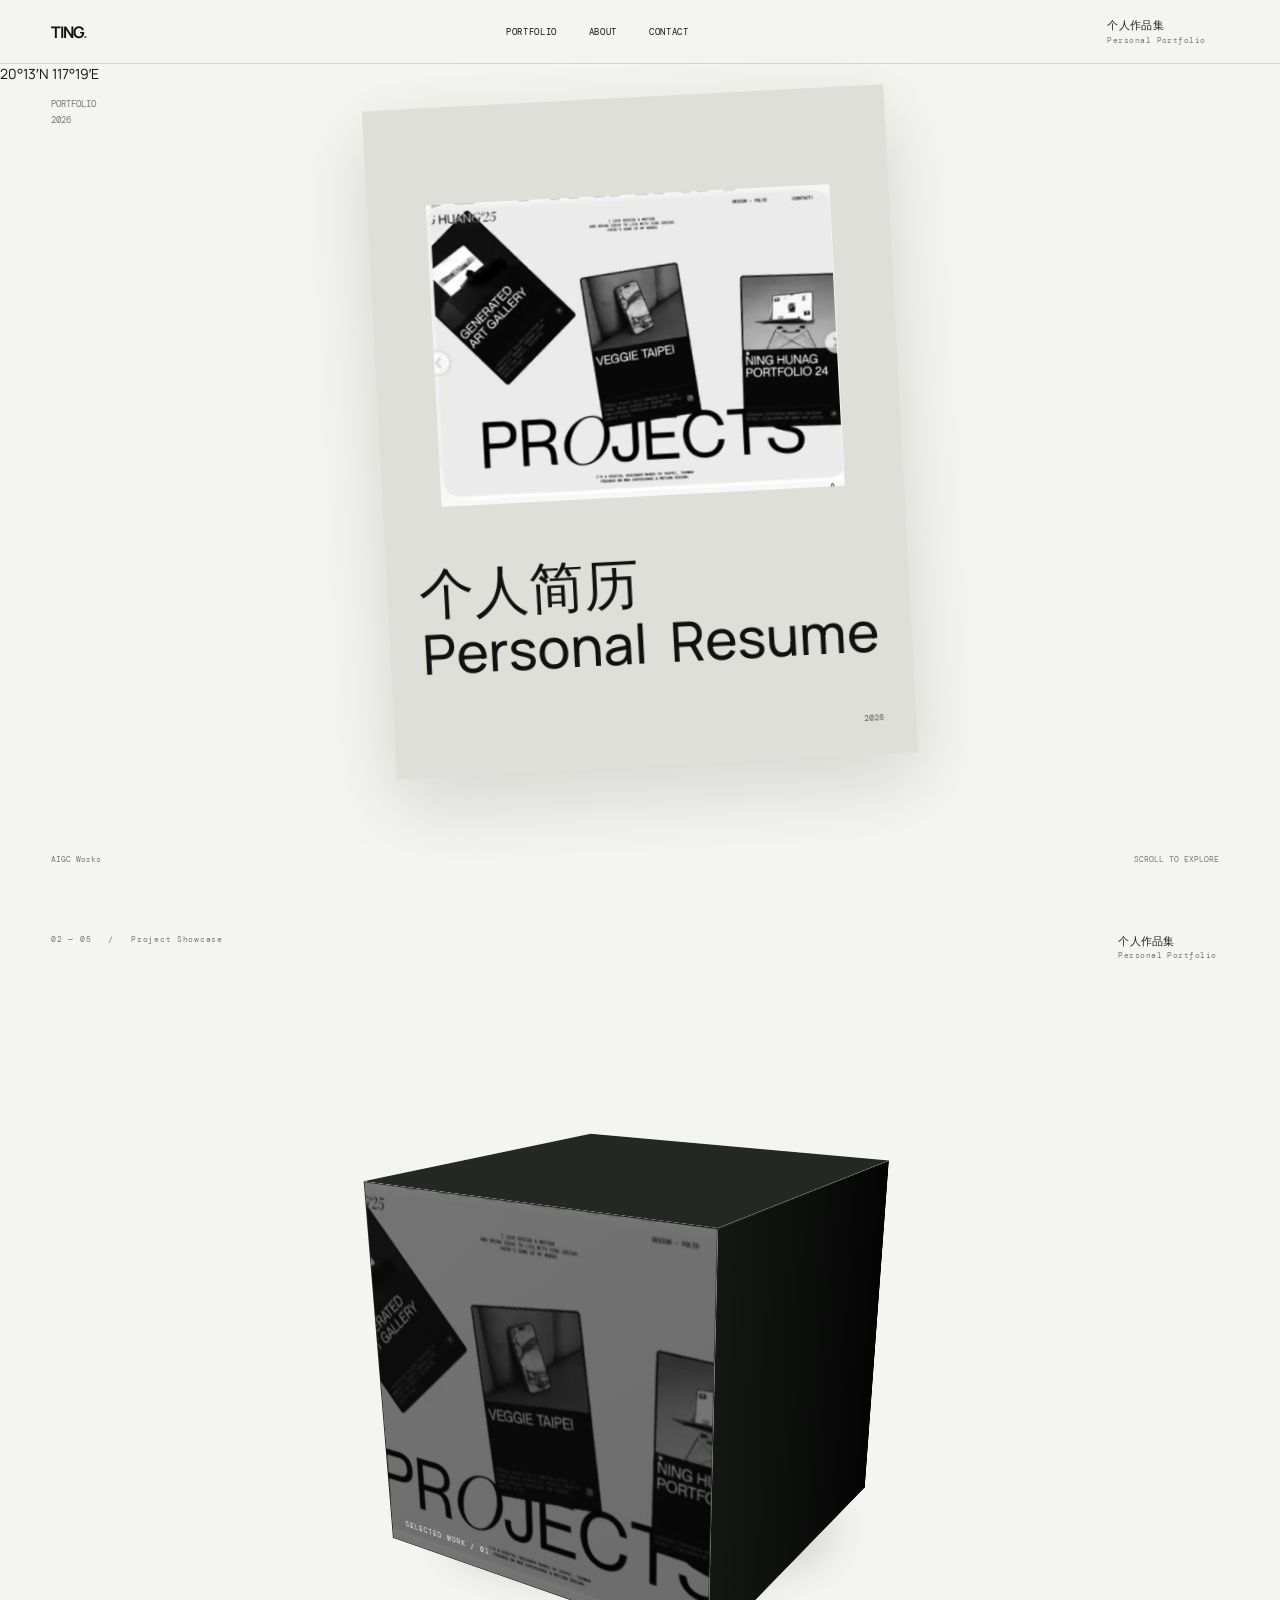
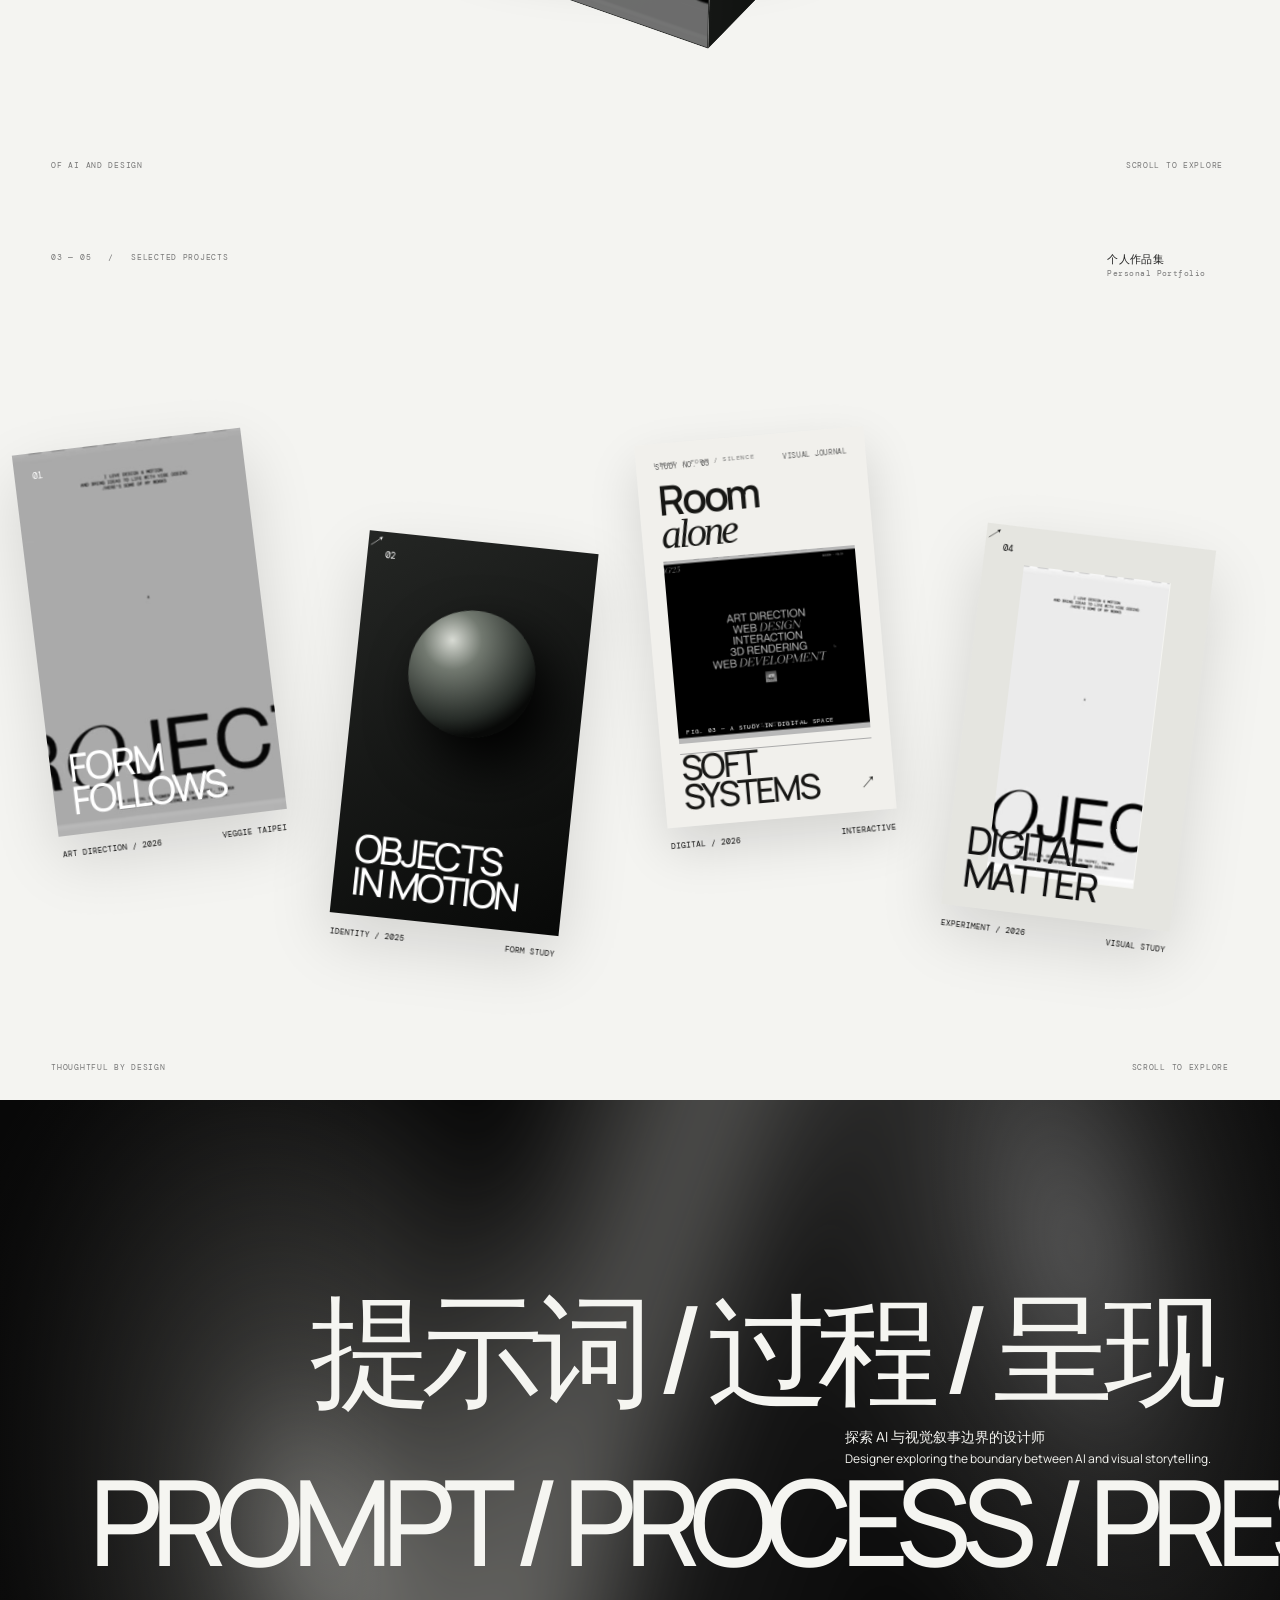
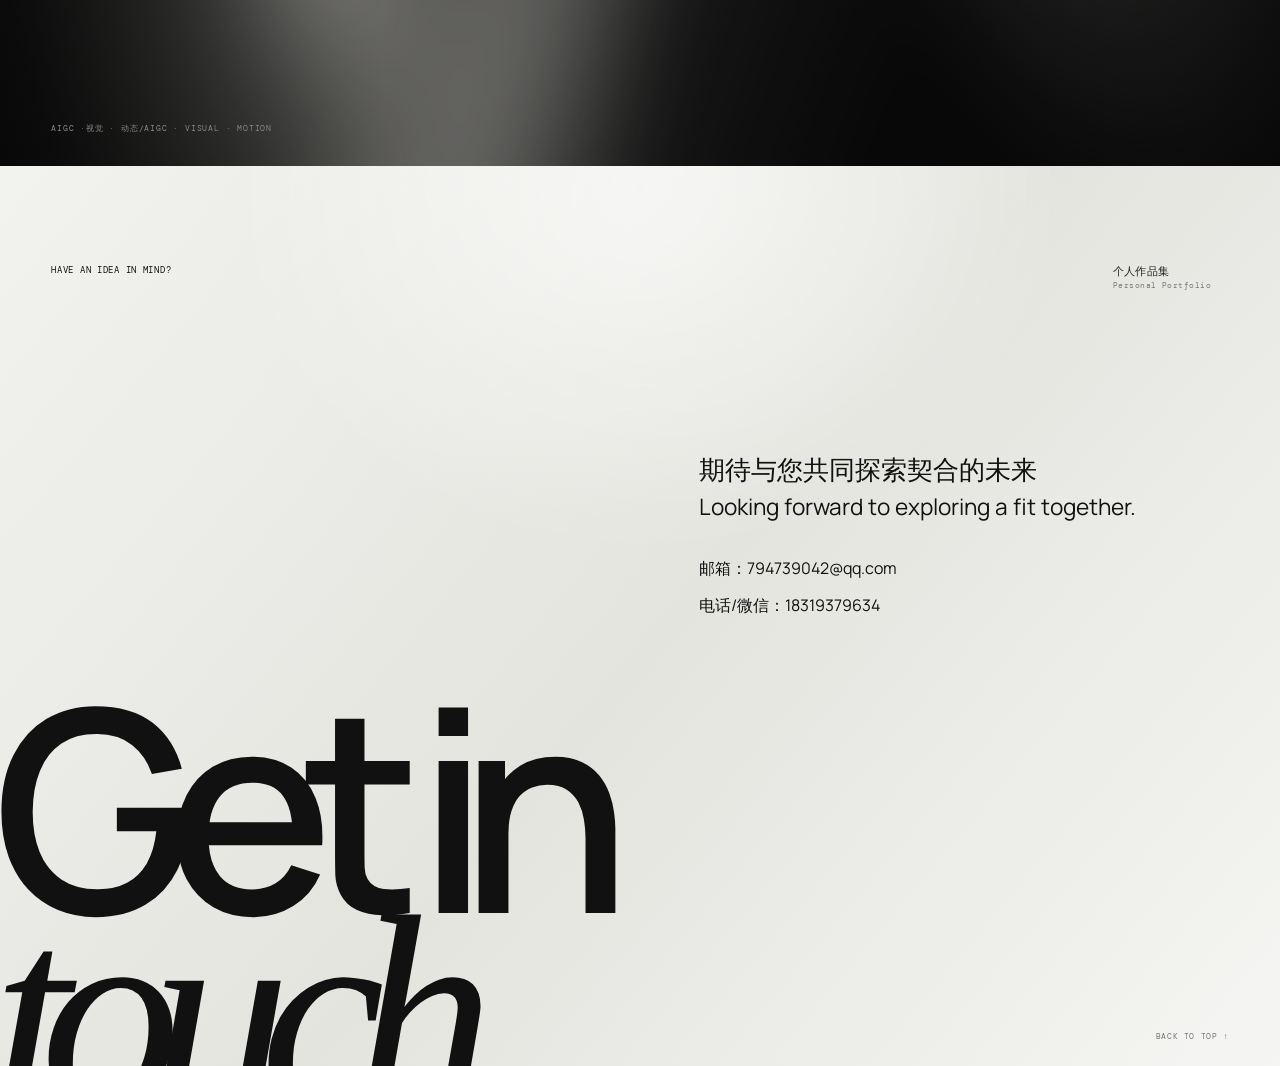
<file: index.html>
<!doctype html>
<html lang="zh-CN" style="--pointer-x: 869.98388671875px; --pointer-y: 94.33597564697266px;"><head>
<meta charset="UTF-8"><meta name="viewport" content="width=device-width,initial-scale=1"><meta name="theme-color" content="#f3f3ef">
<meta name="description" content="TING — 独立设计师作品集，探索数字体验、视觉设计与动态交互。"><title>TING — Portfolio 2026</title>
<link rel="preconnect" href="https://fonts.googleapis.com"><link rel="preconnect" href="https://fonts.gstatic.com" crossorigin=""><link href="https://fonts.googleapis.com/css2?family=DM+Mono:wght@400;500&amp;family=Manrope:wght@300;400;500;600;700&amp;display=swap" rel="stylesheet">
<style>*{box-sizing:border-box}html{scroll-behavior:smooth}body{margin:0;background:#f4f4f1;color:#111;font-family:Manrope,Arial,sans-serif;overflow-x:hidden}a{color:inherit;text-decoration:none}.site-head{height:64px;position:absolute;z-index:10;top:0;left:0;width:100%;padding:0 4vw;display:flex;align-items:center;border-bottom:1px solid #1112;font:9px 'DM Mono',monospace;letter-spacing:.07em}.brand{font:700 16px Manrope,sans-serif;letter-spacing:-.06em}.brand span{color:#546452}.site-head nav{display:flex;gap:32px;margin:auto;font-size:9px}.edition{color:#777}.section-light{background:#f4f4f1}.intro{height:100svh;min-height:660px;position:relative;overflow:hidden;padding-top:64px}.edge-note{position:absolute;top:96px;left:4vw;font:9px/1.8 'DM Mono',monospace;color:#777}.box-scene{position:absolute;left:50%;top:48%;width:min(42vw,550px);height:min(53vh,460px);perspective:1100px;transform:translate(-50%,-50%)}.showcase{position:absolute;inset:0;transform-style:preserve-3d;animation:float 8s ease-in-out infinite;transition:transform .2s ease-out}.box-face{position:absolute;inset:0;background:linear-gradient(145deg,#e6e8e2,#c5ccc2 66%,#aeb8ad);transform:translateZ(20px);box-shadow:25px 38px 70px #1112;overflow:hidden}.box-face>video{width:100%;height:100%;object-fit:cover;opacity:.24;filter:grayscale(1)}.box-side{position:absolute;top:14px;bottom:-15px;right:-26px;width:27px;background:linear-gradient(90deg,#667264,#3d493e);transform:rotateY(90deg);transform-origin:left;opacity:.75}.box-shadow{position:absolute;left:13%;right:0;height:35px;bottom:-34px;background:#10140f20;filter:blur(22px);border-radius:50%}.phone-frame{position:absolute;top:11%;left:34%;height:77%;width:32%;background:#151715;border:6px solid #101110;border-radius:20px;padding:5px;box-shadow:16px 20px 35px #141a1877;transform:translateZ(28px) rotateY(-5deg)}.phone-screen{height:100%;overflow:hidden;border-radius:12px;background:#d7dad4}.phone-screen video{width:100%;height:100%;object-fit:cover;filter:grayscale(.85)}.box-index{position:absolute;bottom:17px;left:20px;font:8px 'DM Mono',monospace;letter-spacing:.1em}.intro-caption{position:absolute;bottom:34px;left:4vw;right:4vw;display:flex;justify-content:space-between;font:8px/1.8 'DM Mono',monospace;color:#777}.intro-title{position:absolute;left:4vw;bottom:9%;font-size:clamp(40px,6vw,84px);line-height:.82;letter-spacing:-.08em;font-weight:500;margin:0;opacity:0;transform:translateY(30px);transition:1s}.intro-title i{font-family:Georgia,serif;font-weight:400}.intro-title.visible{opacity:1;transform:translateY(0)}@keyframes float{0%,100%{translate:0 0;rotate:-1deg}50%{translate:0 -12px;rotate:1deg}}.projects{height:1100px;position:relative;overflow:hidden;padding:82px 4vw}.section-meta,.projects-bottom{display:flex;justify-content:space-between;font:8px 'DM Mono',monospace;letter-spacing:.09em;color:#777}.projects-title{position:absolute;left:-.03em;bottom:80px;font-size:clamp(130px,27vw,390px);line-height:.72;letter-spacing:-.105em;font-weight:600;margin:0;z-index:0;opacity:0;transform:translateX(-40px);transition:1.1s cubic-bezier(.2,.7,.2,1)}.projects-title.visible{opacity:1;transform:translateX(0)}.card-field{position:absolute;inset:13% 0 24%;perspective:1200px}.work-card{position:absolute;width:clamp(230px,26vw,390px);opacity:0;transform:translate3d(var(--drag,0),80px,0) rotate(var(--angle)) scale(.96);transition:opacity .9s,transform 1.1s cubic-bezier(.2,.7,.2,1);touch-action:none;cursor:grab;z-index:1}.work-card:active{cursor:grabbing}.work-card.visible{opacity:1;transform:translate3d(var(--drag,0),0,0) rotate(var(--angle)) scale(1)}.card-a{--angle:-7deg;left:13%;top:5%;transition-delay:.1s}.card-b{--angle:6deg;left:40%;top:22%;transition-delay:.32s;z-index:2}.card-c{--angle:-4deg;right:7%;top:0;transition-delay:.54s}.card-image{height:clamp(260px,32vw,440px);position:relative;overflow:hidden;background:#111;color:#fff;box-shadow:0 25px 60px #0002}.card-image>video{width:100%;height:100%;object-fit:cover;opacity:.7;filter:grayscale(1);transition:transform 1.2s}.work-card:hover .card-image>video{transform:scale(1.06)}.card-image>span{position:absolute;top:17px;left:18px;font:9px 'DM Mono',monospace}.card-image>b{position:absolute;left:18px;bottom:18px;font-size:clamp(23px,3vw,40px);line-height:.86;letter-spacing:-.07em;font-weight:500}.card-info{display:flex;justify-content:space-between;padding:13px 2px;font:8px 'DM Mono',monospace;letter-spacing:.06em}.image-b{background:linear-gradient(145deg,#242624,#080908)}.sculpture{position:absolute;width:55%;aspect-ratio:1;left:23%;top:18%;border-radius:50%;background:radial-gradient(circle at 32% 25%,#d8dbd4,#727970 23%,#262b27 62%,#080908 75%);box-shadow:20px 26px 55px #000}.image-c{background:#deded9;color:#111}.mini-screen{position:absolute;inset:12% 18%;overflow:hidden;background:#111}.mini-screen video{width:100%;height:100%;object-fit:cover;filter:grayscale(1)}.projects-bottom{position:absolute;bottom:28px;left:4vw;right:4vw}.interlude{height:74vh;min-height:480px;background:#090909;color:#f5f5f1;position:relative;overflow:hidden;display:flex;align-items:center}.interlude-word{font-size:clamp(60px,13vw,190px);letter-spacing:-.09em;white-space:nowrap;font-weight:500;transform:translateX(-8%);animation:drift 24s ease-in-out infinite alternate}.interlude>span{position:absolute;bottom:32px;left:4vw;font:8px 'DM Mono',monospace;color:#888;letter-spacing:.1em}@keyframes drift{to{transform:translateX(-23%)}}.contact{height:100svh;min-height:650px;position:relative;overflow:hidden;background:linear-gradient(130deg,#f2f2ef,#e4e4df 52%,#f5f5f3);padding:98px 4vw 30px}.contact-glow{position:absolute;width:70vw;height:60vw;left:15%;top:-40%;background:radial-gradient(ellipse,#fff9,#fff0 68%);filter:blur(20px);pointer-events:none}.contact-top{position:relative;display:flex;justify-content:space-between;font:9px 'DM Mono',monospace;letter-spacing:.08em}.contact p{position:relative;margin:13vh 0 0 10%;font-size:clamp(23px,3vw,42px);line-height:1.05;letter-spacing:-.06em;opacity:0;transform:translateY(25px);transition:1s}.contact p.visible{opacity:1;transform:translateY(0)}.email{display:inline-block;position:relative;margin:28px 0 0 10%;font:9px 'DM Mono',monospace;border-bottom:1px solid #111;padding-bottom:8px}.contact h2{position:absolute;left:-.025em;bottom:-.17em;margin:0;font-size:clamp(110px,24vw,350px);line-height:.7;letter-spacing:-.11em;font-weight:600;opacity:0;transform:translateY(40px);transition:1.2s}.contact h2.visible{opacity:1;transform:translateY(0)}.contact h2 i{font-family:Georgia,serif;font-weight:400}.contact footer{position:absolute;bottom:25px;left:4vw;right:4vw;display:flex;justify-content:space-between;font:8px 'DM Mono',monospace;color:#777;letter-spacing:.08em;z-index:2}@media(max-width:700px){.site-head{height:56px;padding:0 5vw}.edition{display:none}.site-head nav{margin-right:0;gap:18px}.intro{min-height:700px}.box-scene{width:72vw;height:39vh;top:44%}.intro-title{font-size:12vw;bottom:12%}.intro-caption{bottom:20px}.projects{height:1050px;padding:72px 5vw}.section-meta span:last-child{display:none}.card-field{inset:14% 0 27%}.work-card{width:58vw}.card-image{height:58vw}.card-a{left:4%;top:4%}.card-b{left:34%;top:32%}.card-c{right:1%;top:58%}.projects-title{font-size:28vw;bottom:90px}.projects-bottom{left:5vw;right:5vw;font-size:7px}.contact{min-height:650px;padding:82px 5vw 24px}.contact p{margin:16vh 0 0 4%;font-size:8vw}.email{margin-left:4%}.contact h2{font-size:25vw;bottom:-.12em}.contact footer{left:5vw;right:5vw;font-size:7px}.contact footer span:nth-child(2){display:none}.interlude{height:55vh;min-height:350px}}
.box-scene{width:min(42vw,550px);height:min(53vh,460px)}
.box-face{background:#c8cec5}
.showcase-video{position:absolute;inset:0;width:100%;height:100%;object-fit:cover;display:block}
.box-index{z-index:1;padding:5px 7px;background:#c8cec599;color:#181a17;text-shadow:0 1px 5px #fff8}
@media(max-width:700px){.box-scene{width:72vw;height:39vh}}
.intro{background:#f4f4f1}
.box-scene{position:absolute;inset:0;width:100%;height:100%;left:0;top:0;perspective:1600px;transform:none}
.showcase{inset:0;animation:none}
.box-face{inset:0;transform:translateZ(0);box-shadow:none;background:#111}
.showcase-video{object-fit:cover;object-position:center center;filter:none;opacity:1;backface-visibility:hidden}
.box-side,.box-top,.box-shadow,.box-index{display:none}
.edge-note,.intro-caption,.hero-coordinate{z-index:2;text-shadow:0 1px 10px #f4f4f1}
.intro-title{z-index:2;text-shadow:0 1px 12px #f4f4f1}
@media(max-width:700px){.box-scene{inset:0;width:100%;height:100%;top:0}.showcase{inset:0}}
.showcase-video{filter:brightness(1.75) contrast(1.08) saturate(1.04);}
/* 首页沿用项目页第三张作品卡片的视觉语言 */
.intro{background:#f4f4f1}
.box-scene{position:absolute;left:50%;top:48%;width:min(35vw,430px);height:min(68vh,570px);perspective:1400px;transform:translate(-50%,-50%)}
.showcase{inset:0;transform-style:preserve-3d;animation:float 8s ease-in-out infinite;transition:transform .2s ease-out}
.hero-project-card{position:absolute;inset:0;padding:clamp(14px,2vw,26px);background:#dfdfd9;color:#111;box-shadow:0 26px 70px #1112;transform:rotate(-3deg);display:flex;flex-direction:column;justify-content:space-between}
.hero-card-top,.hero-card-foot{display:flex;justify-content:space-between;font:9px 'DM Mono',monospace;letter-spacing:.06em}
.hero-card-preview{height:62%;margin:10px 7% 0;overflow:hidden;background:#eee}
.hero-card-preview img{width:100%;height:100%;display:block;object-fit:cover;object-position:center;filter:none}
.hero-project-card h2{margin:4px 0 0;font-size:clamp(32px,5vw,66px);line-height:.78;letter-spacing:-.09em;font-weight:500}
.hero-card-foot{padding-top:10px;color:#555;font-size:8px}
.box-side,.box-top,.box-shadow,.box-index{display:none}
@media(max-width:700px){.box-scene{width:68vw;height:58vh;top:46%}.hero-project-card{padding:15px}.hero-project-card h2{font-size:12vw}.hero-card-top{font-size:7px}}
.hero-card-preview video{width:100%;height:100%;display:block;object-fit:cover;filter:grayscale(1);transition:transform 1.2s}
.hero-project-card:hover .hero-card-preview video{transform:scale(1.06)}
.box-scene{width:min(43vw,540px);height:min(76vh,700px)}
.hero-project-card{padding:clamp(18px,2.5vw,34px)}
.hero-card-preview{height:64%;margin:14px 6% 0}
.hero-project-card h2{font-size:clamp(42px,5.7vw,78px)}
@media(max-width:700px){.box-scene{width:min(78vw,420px);height:min(62vh,600px)}.hero-project-card{padding:17px}.hero-project-card h2{font-size:13vw}}
.card-d{--angle:5deg;right:9%;top:48%;z-index:3;transition-delay:.72s}
.image-d{background:#e5e5e0;color:#111}
.image-d .mini-screen{inset:10% 18%;background:#f4f4f1}
.image-d .mini-screen video{filter:grayscale(1)}
.work-card.visible{animation:card-drift 9s ease-in-out infinite;animation-delay:var(--float-delay,0s)}
.card-a{--float-delay:0s}.card-b{--float-delay:-2.2s}.card-c{--float-delay:-4.4s}.card-d{--float-delay:-6.6s}
@keyframes card-drift{0%,100%{translate:0 0;rotate:0deg}50%{translate:14px -18px;rotate:1.2deg}}
@media(max-width:700px){.projects{height:1300px}.card-field{inset:12% 0 20%}.card-a{left:2%;top:1%}.card-b{left:35%;top:22%}.card-c{right:2%;top:45%}.card-d{left:24%;right:auto;top:68%}}
/* 第四张卡片移入右侧内层，与左侧两张形成镜像错位 */
.card-d{left:auto;right:28%;top:36%;z-index:3}
@media(max-width:700px){.card-d{left:24%;right:auto;top:68%}}
/* 镜像布局：左侧 01/02 对应右侧 03/04，03 内移，04 外侧 */
.card-a{left:13%;right:auto;top:5%}
.card-b{left:40%;right:auto;top:22%}
.card-c{left:auto;right:20%;top:5%}
.card-d{left:auto;right:40%;top:22%}
@media(max-width:700px){.card-a{left:4%;top:4%}.card-b{left:34%;top:32%}.card-c{right:1%;top:58%}.card-d{left:24%;right:auto;top:68%}}
/* Force the desktop mirror coordinates for the four-card composition */
@media(min-width:701px){#projects .card-a{left:13%;right:auto}#projects .card-b{left:40%;right:auto}#projects .card-c{left:auto;right:20%!important;top:5%}#projects .card-d{left:auto;right:40%!important;top:22%}}
@media(min-width:701px){#projects .card-a{left:13%;right:auto}#projects .card-b{left:40%;right:auto}#projects .card-c{left:61%;right:auto!important;top:5%}#projects .card-d{left:81%;right:auto!important;top:22%}}
.cube-page{height:100svh;min-height:680px;position:relative;overflow:hidden;background:#f4f4f1;perspective:1200px}
.cube-page-meta{position:absolute;top:34px;left:4vw;right:4vw;display:flex;justify-content:space-between;color:#777;font:8px 'DM Mono',monospace;letter-spacing:.09em}
.cube-stage{position:absolute;left:50%;top:50%;width:min(38vw,470px);height:min(38vw,470px);transform:translate(-50%,-50%);perspective:1100px}
.cube-model{--size:min(31vw,360px);position:absolute;width:var(--size);height:var(--size);left:50%;top:50%;transform-style:preserve-3d;transform:translate(-50%,-50%) rotateX(-19deg) rotateY(-32deg);animation:cube-float 8s ease-in-out infinite;transition:transform .25s ease-out}
.cube-face{position:absolute;width:100%;height:100%;background:#111;backface-visibility:hidden;border:1px solid #ffffff18;box-shadow:inset 0 0 70px #fff06;overflow:hidden}
.cube-front{transform:translateZ(calc(var(--size)/2));background:linear-gradient(145deg,#272927,#080908)}.cube-front img{width:100%;height:100%;object-fit:cover;opacity:.72;filter:grayscale(1) brightness(.62)}.cube-front span{position:absolute;left:18px;bottom:16px;color:#eee;font:8px 'DM Mono',monospace;letter-spacing:.12em}
.cube-back{transform:rotateY(180deg) translateZ(calc(var(--size)/2));background:linear-gradient(145deg,#171918,#050605)}.cube-right{transform:rotateY(90deg) translateZ(calc(var(--size)/2));background:linear-gradient(90deg,#151715,#030403)}.cube-left{transform:rotateY(-90deg) translateZ(calc(var(--size)/2));background:linear-gradient(90deg,#0a0b0a,#232623)}.cube-top{transform:rotateX(90deg) translateZ(calc(var(--size)/2));background:#242724}.cube-bottom{transform:rotateX(-90deg) translateZ(calc(var(--size)/2));background:#050605}
.cube-shadow{position:absolute;width:80%;height:18%;left:10%;bottom:3%;border-radius:50%;background:#08090840;filter:blur(25px);animation:cube-shadow 8s ease-in-out infinite}.cube-page-caption{position:absolute;bottom:30px;left:4vw;right:4vw;display:flex;justify-content:space-between;color:#777;font:8px 'DM Mono',monospace;letter-spacing:.09em}
@keyframes cube-float{0%,100%{translate:0 0;rotate:0deg}50%{translate:0 -16px;rotate:2deg}}@keyframes cube-shadow{0%,100%{transform:scale(1);opacity:.7}50%{transform:scale(.82);opacity:.38}}
@media(max-width:700px){.cube-page{min-height:620px}.cube-stage{width:85vw;height:85vw}.cube-model{--size:min(68vw,330px)}.cube-page-meta,.cube-page-caption{left:5vw;right:5vw;font-size:7px}.cube-page-meta span:last-child{display:none}}
.cube-model{--mouse-tilt-x:0deg;--mouse-tilt-y:0deg;transform:translate(-50%,-50%) rotateX(calc(-19deg + var(--mouse-tilt-x))) rotateY(calc(-32deg + var(--mouse-tilt-y)));rotate:y 0deg;animation:cube-float 8s ease-in-out infinite,cube-turn 24s linear infinite;will-change:transform,rotate}
@keyframes cube-turn{from{rotate:y 0deg}to{rotate:y 360deg}}
.cube-stage{cursor:grab;touch-action:pan-y}.cube-stage:active{cursor:grabbing}
@media(prefers-reduced-motion:reduce){.cube-model,.cube-shadow{animation:none}}
/* 四张卡片从画面两侧错峰滑入，随后悬浮旋转 */
@media(min-width:701px){
#projects .work-card{transform:rotate(var(--angle)) scale(.96);translate:var(--entry-x,0) 70px;transition:opacity .9s ease,translate 1.25s cubic-bezier(.2,.7,.2,1),transform 1.1s cubic-bezier(.2,.7,.2,1)}
#projects .work-card.visible{transform:rotate(var(--angle)) scale(1);translate:var(--drag,0) 0;animation:card-float 8s ease-in-out infinite;animation-delay:var(--float-delay,0s)}
#projects .card-a{--entry-x:-110vw;--angle:-7deg;--float-delay:0s}
#projects .card-b{--entry-x:-110vw;--angle:6deg;--float-delay:-2s}
#projects .card-c{--entry-x:110vw;--angle:-4deg;--float-delay:-4s}
#projects .card-d{--entry-x:110vw;--angle:5deg;--float-delay:-6s}
#projects .work-card.visible{--entry-x:0px}
}
@keyframes card-float{0%,100%{translate:0 0;rotate:0deg}50%{translate:15px -18px;rotate:1.5deg}}
@media(max-width:700px){#projects .work-card{animation:none}}
@media(min-width:701px){#projects .work-card.visible{animation-delay:1.6s}}
/* Revert latest card-copy and entry-motion revision */
@media(min-width:701px){
#projects .work-card{translate:none;transform:translate3d(var(--drag,0),80px,0) rotate(var(--angle)) scale(.96);transition:opacity .9s,transform 1.1s cubic-bezier(.2,.7,.2,1);}
#projects .work-card.visible{transform:translate3d(var(--drag,0),0,0) rotate(var(--angle)) scale(1);animation:card-drift 9s ease-in-out infinite;animation-delay:var(--float-delay,0s)}
#projects .card-a{--entry-x:0;--angle:-7deg;--float-delay:0s}
#projects .card-b{--entry-x:0;--angle:6deg;--float-delay:-2.2s}
#projects .card-c{--entry-x:0;--angle:-4deg;--float-delay:-4.4s}
#projects .card-d{--entry-x:0;--angle:5deg;--float-delay:-6.6s}
}
@media(max-width:700px){#projects .work-card{translate:none;animation:none}}
/* Project page only: balanced four-card composition and Chinese section title */
.projects{height:min(100svh,1000px);min-height:900px;padding:52px 4vw;}
.projects-title{font-size:clamp(64px,12vw,190px);left:4vw;bottom:30px;line-height:.85;letter-spacing:-.08em;z-index:0;}
.card-field{inset:13% 0 23%;perspective:1500px;}
#projects .work-card{width:clamp(210px,20vw,310px);}
#projects .card-image{height:clamp(260px,29vw,390px);}
#projects .card-a{left:5%;right:auto;top:8%;z-index:1}
#projects .card-b{left:28%;right:auto;top:25%;z-index:2}
#projects .card-c{left:52%;right:auto;top:6%;z-index:3}
#projects .card-d{left:75%;right:auto;top:24%;z-index:4}
#projects .card-field .work-card{transform:translate3d(0,45px,0) rotate(var(--angle)) scale(.96);transition:opacity .7s ease,transform 1.2s cubic-bezier(.2,.7,.2,1);}
#projects .card-a{--angle:-7deg;transition-delay:.1s;--float-delay:0s}
#projects .card-b{--angle:6deg;transition-delay:.35s;--float-delay:-2s}
#projects .card-c{--angle:-5deg;transition-delay:.6s;--float-delay:-4s}
#projects .card-d{--angle:7deg;transition-delay:.85s;--float-delay:-6s}
#projects .card-field .work-card.visible{transform:translate3d(var(--drag,0),0,0) rotate(var(--angle)) scale(1);animation:project-card-float 9s ease-in-out infinite;animation-delay:var(--float-delay)}
@keyframes project-card-float{0%,100%{translate:0 0;rotate:0deg}50%{translate:12px -16px;rotate:1.3deg}}
@media(max-width:900px){.projects{height:1200px;min-height:1200px}.projects-title{font-size:20vw;bottom:42px}.card-field{inset:12% 0 28%}#projects .work-card{width:clamp(210px,38vw,290px)}#projects .card-image{height:clamp(250px,45vw,340px)}#projects .card-a{left:3%;top:4%}#projects .card-b{left:50%;top:20%}#projects .card-c{left:3%;top:44%}#projects .card-d{left:50%;top:60%}}
@media(max-width:560px){.projects{height:1450px;min-height:1450px}.projects-title{font-size:22vw}.card-field{inset:10% 0 25%}#projects .work-card{width:58vw}#projects .card-image{height:62vw}#projects .card-a{left:4%;top:0}#projects .card-b{left:37%;top:21%}#projects .card-c{left:4%;top:44%}#projects .card-d{left:37%;top:66%}}
/* Card 03 editorial redesign; preserve its established angle and placement */
#projects .card-c{--angle:-5deg;}
#projects .card-c .soft-editorial{background:#f1f0ec;color:#171715;padding:clamp(15px,1.5vw,22px);display:flex;flex-direction:column;justify-content:flex-start;box-shadow:0 22px 48px #0002;}
#projects .card-c .editorial-head{display:flex;justify-content:space-between;font:7px 'DM Mono',monospace;letter-spacing:.08em;color:#555;}
#projects .card-c .soft-editorial h3{margin:12px 0 10px;font-size:clamp(26px,3.2vw,44px);line-height:.8;letter-spacing:-.08em;font-weight:600;}
#projects .card-c .soft-editorial h3 i{font-family:Georgia,serif;font-weight:400;}
#projects .card-c .editorial-photo{position:relative;height:53%;min-height:130px;overflow:hidden;background:#242422;}
#projects .card-c .editorial-photo video{width:100%;height:100%;object-fit:cover;filter:grayscale(1) contrast(1.18) brightness(.72);}
#projects .card-c .editorial-photo span{position:absolute;left:8px;bottom:7px;color:white;font:6px 'DM Mono',monospace;letter-spacing:.06em;}
#projects .card-c .editorial-rule{height:1px;background:#aaa;margin:10px 0 7px;}
#projects .card-c .soft-editorial>span:not(.card-arrow){font:6px 'DM Mono',monospace;letter-spacing:.1em;color:#666;}
#projects .card-c .soft-editorial>b{position:absolute;left:clamp(15px,1.5vw,22px);bottom:16px;font-size:clamp(22px,2.7vw,36px);line-height:.82;letter-spacing:-.08em;font-weight:500;}
#projects .card-c .soft-editorial .card-arrow{position:absolute;right:18px;bottom:17px;font-style:normal;font-size:16px;}
/* Page 4: soft flowing monochrome light, inspired by the reference image */
.interlude{isolation:isolate;background:#080808}
.interlude::before{content:"";position:absolute;inset:-24%;z-index:-1;pointer-events:none;background:radial-gradient(ellipse 22% 72% at 34% 54%,#f4f3edaa 0%,#d9d8d055 25%,transparent 72%),radial-gradient(ellipse 17% 70% at 72% 42%,#ffffff80 0%,#d4d3cf33 34%,transparent 76%),linear-gradient(122deg,transparent 30%,#f4f3ed00 40%,#f4f3ed66 48%,#ffffff12 54%,transparent 64%);filter:blur(34px);opacity:.8;transform:rotate(-12deg) scale(1.12);animation:interlude-light-flow 16s ease-in-out infinite alternate}
.interlude::after{content:"";position:absolute;inset:0;z-index:-1;pointer-events:none;background:linear-gradient(90deg,#08080888,transparent 30%,transparent 72%,#08080866)}
.interlude-word,.interlude-kicker,.about-copy,.interlude-foot{position:relative;z-index:1}
@keyframes interlude-light-flow{0%{transform:translate3d(-6%,2%,0) rotate(-15deg) scale(1.08);background-position:0% 50%,100% 40%,50% 50%}100%{transform:translate3d(7%,-3%,0) rotate(-6deg) scale(1.22);background-position:100% 45%,0% 60%,70% 45%}}
@media(prefers-reduced-motion:reduce){.interlude::before{animation:none}}
.asset-button{display:inline-flex;align-items:center;justify-content:center;margin:4px 2px 14px;padding:9px 12px;border:1px solid #1114;background:#f4f4f1;color:#111;font:9px 'DM Mono',monospace;letter-spacing:.04em;cursor:pointer;transition:background .2s,color .2s;position:relative;z-index:6}.asset-button:hover{background:#111;color:#f4f4f1}.asset-input{position:absolute;width:1px;height:1px;opacity:0;overflow:hidden}.asset-toolbar{position:fixed;right:18px;bottom:18px;z-index:30;display:flex;gap:10px;align-items:center;padding:8px 10px;background:#f4f4f1eF;border:1px solid #1112;box-shadow:0 5px 20px #0001;font:9px 'DM Mono',monospace}.asset-toolbar button{border:0;background:#111;color:white;padding:9px 12px;font:inherit;cursor:pointer}.asset-toolbar span{color:#555}.projects .work-card{height:auto}.projects .card-link{display:block}.projects .card-info span[contenteditable="true"]{outline:none}.projects .card-info span[contenteditable="true"]:focus{outline:1px dashed #777;outline-offset:3px}
.asset-toolbar{gap:8px}.asset-toolbar button{white-space:nowrap}.site-editing [contenteditable="true"]{outline:1px dashed #b94b42;outline-offset:3px;cursor:text}.site-editing [data-media-id]{cursor:pointer}.site-media-input{position:absolute;inset:0;width:100%;height:100%;opacity:0;cursor:pointer;z-index:8}.user-replacement-media{position:absolute;inset:0;width:100%;height:100%;object-fit:cover;z-index:2}
.direct-media-picker{position:absolute!important;width:1px!important;height:1px!important;opacity:0!important;pointer-events:none!important;}
.project-gallery{display:flex;gap:10px;overflow-x:auto;max-width:100%;padding:10px 2px;scroll-snap-type:x mandatory}.gallery-item{position:relative;flex:0 0 min(72%,220px);margin:0;scroll-snap-align:start;background:#e6e5e0}.gallery-item>img,.gallery-item>video{display:block;width:100%;height:150px;object-fit:cover}.gallery-item figcaption{display:flex;gap:6px;padding:6px}.gallery-item button{border:1px solid #aaa;background:#f4f4f1;padding:4px 8px;font:10px 'DM Mono',monospace;cursor:pointer}.asset-button{display:inline-flex;margin:8px 0 16px;cursor:pointer}.work-card .card-link{height:auto}.work-card .asset-button{position:relative;z-index:12}.site-editing [contenteditable="true"]{outline:1px dashed #d4554d;outline-offset:3px;cursor:text}.portfolio-cover{position:absolute;inset:0;width:100%;height:100%;object-fit:cover;z-index:3}
/* Responsive pass: large desktop, laptop, tablet and mobile */
html{font-size:clamp(14px,.85vw,17px)}
img,video{max-width:100%}
.site-head{padding-inline:clamp(18px,4vw,72px)}
.edition,.page-brand{display:flex;flex-direction:column;align-items:flex-end;justify-content:center;gap:3px;white-space:nowrap;color:#777;line-height:1.15}
.edition b,.page-brand b{font:500 11px/1.2 Manrope,Arial,sans-serif;letter-spacing:.03em;color:#222}
.edition small,.page-brand small{font:8px/1.25 'DM Mono',monospace;letter-spacing:.06em;color:#777}
.interlude>.page-brand{position:absolute;top:34px;right:4vw;z-index:3}
.contact-top>.page-brand{position:static}
.contact footer{gap:18px}
@media(max-width:760px){.edition{display:flex}.edition b,.page-brand b{font-size:10px}.edition small,.page-brand small{font-size:7px}.cube-page-meta .page-brand,.section-meta .page-brand{display:flex}.interlude>.page-brand{top:26px;right:18px}.contact footer{gap:8px;font-size:6px}.contact footer a{display:none}}
@media(max-width:520px){.site-head{padding-inline:14px}.edition{max-width:120px}.edition small{font-size:6px}.cube-page-meta .page-brand small,.section-meta .page-brand small{font-size:6px}.contact-top{align-items:flex-start}.contact-top>.page-brand{font-size:7px}}
.intro-title{font-size:clamp(48px,6vw,100px)}
.box-scene{width:min(38vw,560px);height:min(64vh,620px)}
.hero-project-card{width:100%;min-height:100%;}
.projects{height:auto;min-height:clamp(900px,100svh,1120px);padding-inline:clamp(24px,4vw,72px)}
.projects-title{font-size:clamp(72px,11vw,190px);left:clamp(24px,4vw,72px);max-width:92vw;overflow-wrap:anywhere}
.card-field{left:50%;right:auto;width:min(100%,1600px);transform:translateX(-50%);inset-block:23% 15%;}
#projects .work-card{width:clamp(220px,18vw,320px)}
#projects .card-image{height:clamp(280px,30vw,410px)}
#projects .card-a{left:3%;top:6%}#projects .card-b{left:27%;top:24%}#projects .card-c{left:51%;top:5%}#projects .card-d{left:75%;top:23%}
.projects-bottom{left:clamp(24px,4vw,72px);right:clamp(24px,4vw,72px)}
.interlude-word{font-size:clamp(56px,11vw,178px)}
.contact h2{font-size:clamp(120px,22vw,340px)}
.asset-toolbar{max-width:min(96vw,680px)}
@media(min-width:1600px){.card-field{max-width:1680px}#projects .work-card{width:clamp(280px,17vw,350px)}#projects .card-image{height:clamp(360px,27vw,460px)}.projects-title{font-size:clamp(160px,10vw,220px)}}
@media(max-width:1100px){.site-head nav{gap:clamp(14px,2.5vw,28px)}.edition{font-size:8px}.box-scene{width:min(48vw,500px);height:min(58vh,540px)}#projects .work-card{width:clamp(210px,22vw,270px)}#projects .card-image{height:clamp(270px,31vw,360px)}#projects .card-a{left:1%}#projects .card-b{left:26%}#projects .card-c{left:51%}#projects .card-d{left:76%}}
@media(max-width:760px){
 .site-head{height:58px;padding-inline:18px}.site-head nav{gap:14px;font-size:8px}.edition{display:none}
 .intro{min-height:720px;height:100svh}.edge-note{top:76px;left:18px}.box-scene{width:min(78vw,430px);height:min(58vh,500px);top:45%}
 .intro-title{left:18px;bottom:12%;font-size:clamp(44px,10vw,76px)}.intro-caption{left:18px;right:18px;bottom:18px;font-size:7px}
 .cube-page{min-height:680px;height:100svh}.cube-page-meta,.cube-page-caption{left:18px;right:18px}
 .projects{height:auto;min-height:1420px;padding:70px 18px 120px;overflow:hidden}.section-meta{left:18px;right:18px;font-size:7px}.card-field{left:0;width:100%;transform:none;inset:12% 0 22%;}
 #projects .work-card{width:clamp(205px,42vw,290px)}#projects .card-image{height:clamp(260px,48vw,350px)}
 #projects .card-a{left:3%;top:1%}#projects .card-b{left:52%;top:19%}#projects .card-c{left:3%;top:43%}#projects .card-d{left:52%;top:61%}
 .projects-title{font-size:clamp(74px,17vw,140px);left:18px;bottom:35px;max-width:90vw}.projects-bottom{left:18px;right:18px;bottom:16px;font-size:7px}
 .interlude{min-height:540px;height:76svh}.interlude-word{font-size:clamp(54px,12vw,100px)}.about-copy{max-width:40vw;font-size:14px}
 .contact{min-height:720px;height:100svh;padding:82px 18px 28px}.contact p{margin:15vh 0 0 4%;max-width:85%;font-size:clamp(23px,6vw,38px)}.email{margin-left:4%}.contact h2{font-size:clamp(118px,24vw,220px);left:-.02em;bottom:-.08em}.contact footer{left:18px;right:18px;font-size:7px}
 .asset-toolbar{left:10px;right:10px;bottom:10px;width:auto;max-width:none;flex-wrap:wrap;justify-content:center;padding:7px;gap:6px}.asset-toolbar span{flex-basis:100%;text-align:center;font-size:8px}.asset-toolbar button{padding:8px 10px}
}
@media(max-width:520px){
 .site-head nav{gap:10px}.site-head nav a{font-size:7px}.intro{min-height:680px}.box-scene{width:84vw;height:54vh;top:43%}.intro-title{font-size:12vw;bottom:13%}
 .projects{min-height:1780px;padding-top:66px}.section-meta span:last-child{display:none}.card-field{inset:10% 0 20%}
 #projects .work-card{width:66vw}#projects .card-image{height:72vw}
 #projects .card-a{left:3%;top:0}#projects .card-b{left:31%;top:22%}#projects .card-c{left:3%;top:47%}#projects .card-d{left:31%;top:72%}
 .projects-title{font-size:19vw;bottom:37px}.projects-bottom{font-size:6px}.projects-bottom span:last-child{display:none}
 .cube-model{--size:min(68vw,300px)}.cube-stage{width:94vw;height:94vw}
 .interlude{min-height:500px}.interlude-word{font-size:13vw}.about-copy{max-width:55vw;font-size:12px}
 .contact-top{font-size:8px}.contact h2{font-size:27vw}.contact footer span:nth-child(2){display:none}
}
@media(max-height:700px) and (min-width:761px){.intro,.cube-page,.contact{min-height:620px}.projects{min-height:820px}.card-field{inset-block:22% 17%}#projects .card-image{height:clamp(230px,38vh,300px)}#projects .work-card{width:clamp(190px,17vw,260px)}}
/* Reliable editing hit areas and ordered project media */
.project-gallery{position:relative;z-index:8;display:flex;flex-direction:column;gap:12px;overflow:visible;padding:12px 0;}
.gallery-item{display:grid;grid-template-columns:minmax(0,1fr) auto;align-items:center;gap:8px;margin:0;padding:8px;background:#eeede8;border:1px solid #1111;}
.gallery-item>img,.gallery-item>video{grid-column:1/-1;width:100%;height:clamp(180px,35vw,560px);object-fit:contain;background:#111;}
.gallery-item figcaption{grid-column:1/-1;display:flex;align-items:center;gap:8px;padding:2px;font:10px 'DM Mono',monospace;}
.gallery-item figcaption span{margin-right:auto}.gallery-item button{cursor:pointer}
.portfolio-cover{z-index:0!important}.card-image>*:not(.portfolio-cover){z-index:2}.soft-editorial .portfolio-cover{inset:0}
.hero-card-preview,.cube-front,.card-image{cursor:pointer}.hero-card-preview .portfolio-cover,.cube-front .portfolio-cover{object-fit:cover}

/* Portfolio bilingual page headers */
@media(max-width:760px){.site-head .edition{display:flex!important}.cube-page-meta span.page-brand,.section-meta span.page-brand{display:flex!important}}
@media(max-width:520px){.section-meta span.page-brand{display:flex!important}.contact-top>.page-brand{margin-left:auto}}

/* Align bilingual portfolio labels on one left edge; keep the page mark separate. */
.edition,.page-brand{position:relative;align-items:flex-start;text-align:left;padding-right:12px}
.edition::after,.page-brand::after{content:"";position:absolute;right:0;bottom:1px;width:7px;height:4px;background:#73736d}

/* 首页展示卡片：固定海报比例，依据视口宽高缩放，媒体完整显示。 */
.box-scene{width:min(42vw,58svh,620px);height:auto;aspect-ratio:.78;top:48%;}
.showcase,.hero-project-card{width:100%;height:100%;min-height:0;}
.hero-project-card{padding:clamp(18px,2.5vw,34px);}
.hero-card-preview{width:88%;height:auto;aspect-ratio:4/3;flex:0 0 auto;align-self:center;margin:clamp(8px,1.2vh,16px) 0;}
.hero-card-preview video,.hero-card-preview img,.hero-card-preview .portfolio-cover{display:block;width:100%;height:100%;object-fit:contain;object-position:center;background:#f1f1ed;}
.hero-project-card h2{margin:0;font-size:clamp(34px,5vw,72px);line-height:.8;}
.hero-card-foot{padding-top:clamp(6px,1vh,12px);}
@media(max-width:760px){
 .box-scene{width:min(86vw,44svh,410px);height:auto;aspect-ratio:.78;top:43%;}
 .hero-project-card{padding:clamp(16px,4vw,22px);}
 .hero-card-preview{width:88%;margin:8px 0;}
 .hero-project-card h2{font-size:clamp(34px,9vw,54px);}
 .hero-card-top{font-size:7px;}
 .hero-card-foot{font-size:7px;}
}
@media(max-height:520px) and (min-width:560px){
 .box-scene{width:min(36vw,64svh,420px);top:48%;}
 .hero-project-card{padding:clamp(12px,3vh,22px);}
 .hero-card-preview{width:82%;margin:5px 0;}
 .hero-project-card h2{font-size:clamp(30px,7vh,48px);}
 .intro-title{font-size:clamp(38px,8vh,56px);bottom:5%;}
 .intro-caption{bottom:10px;}
}

/* Text formatting controls in the existing editor. */
.typography-controls{display:none;gap:12px;align-items:center}.site-editing .typography-controls{display:flex}.typography-controls label{display:flex;align-items:center;gap:4px;white-space:nowrap}.typography-controls select,.typography-controls input{font:12px Manrope,sans-serif;padding:4px;border:1px solid #999;background:#fff;color:#111}.typography-controls select{max-width:140px}.typography-controls input{width:64px}.asset-toolbar{flex-wrap:wrap}.typography-controls :focus-visible{outline:2px solid #111;outline-offset:2px}


.custom-text-box{position:absolute;z-index:9;min-width:24px;max-width:80%;font:16px/1.5 Manrope,'Microsoft YaHei',sans-serif;color:inherit;white-space:pre-wrap;overflow-wrap:anywhere}.site-editing .custom-text-box{min-width:120px;min-height:24px}.add-text-button{display:none}.site-editing .add-text-button{display:block}


/* Bilingual introduction: English sits two pixels below the surrounding Chinese. */
.intro-english-line{font-size:calc(1em - 2px);}



.interlude-word .moving-english-size{font-size:calc(1em - 3px);}


/* Remove the English edition label from page four. */
#about > .page-brand > small{display:none;}


/* Hide the remaining portfolio page mark on page four. */
#about > .page-brand{display:none;}


/* Keep the page-four introduction inside the viewport at every zoom level. */
#about .about-copy,#about .responsive-about-intro{position:absolute!important;left:auto!important;right:4%!important;top:50%!important;bottom:auto!important;translate:0 -50%!important;transform:none!important;width:min(30%,480px);max-width:calc(100% - 48px)!important;min-width:0;white-space:normal!important;overflow-wrap:anywhere;box-sizing:border-box;line-height:1.5;z-index:10} @media(max-width:900px){#about .about-copy,#about .responsive-about-intro{top:auto!important;bottom:80px!important;left:24px!important;right:24px!important;translate:none!important;width:auto;max-width:calc(100% - 48px)!important}}


/* Remove decorative marks beside all portfolio page labels. */
.edition::after,.page-brand::after{display:none;}

/* Responsive text: wrap labels instead of squeezing or cropping their glyphs. */
.hero-project-card{container-type:inline-size}
.hero-project-card h2{max-width:100%;line-height:1.12!important;letter-spacing:normal!important;overflow-wrap:anywhere;word-break:normal}
.hero-project-card h2 *{letter-spacing:normal!important;line-height:1.12!important}
.hero-card-top,.hero-card-foot,.card-info,.intro-caption,.contact-top,.contact footer{gap:12px;flex-wrap:wrap}
.hero-card-top>span,.hero-card-foot>span,.card-info>span{min-width:0;max-width:100%;white-space:normal;overflow-wrap:anywhere;letter-spacing:normal}
.hero-card-foot{align-items:flex-end}
.hero-project-card h2{font-size:clamp(24px,12cqi,72px)}
.hero-project-card h2 span{max-width:100%;font-size:min(1em,12cqi)!important}
.intro-title,.projects-title,.contact p,.email{max-width:92%;overflow-wrap:anywhere;white-space:normal}
.email{letter-spacing:normal;line-height:1.5}
.custom-text-box:not(.responsive-about-intro){max-width:min(80%,calc(100% - 24px))!important;white-space:pre-wrap;overflow-wrap:anywhere}
@media(max-width:760px){
 .hero-card-top,.hero-card-foot{font-size:12px;line-height:1.4}
 .hero-card-preview{flex-shrink:1;min-height:0}
 .hero-project-card{gap:8px}
 .edition,.page-brand{white-space:normal;min-width:0}
 .edition small,.page-brand small{overflow-wrap:anywhere}
 .contact footer{align-items:flex-start}
 .typography-controls{flex-wrap:wrap}
 .asset-toolbar{max-height:40svh;overflow:auto}
}
</style><style>.site-head .menu-toggle{display:none}</style><style>/* Only the contact message and its two detail lines reflow with the viewport. */
#contact>p{translate:none!important;transform:none!important;position:relative;margin:13vh 0 0 1%!important;width:98%;max-width:98%;white-space:normal;overflow-wrap:anywhere;font-size:clamp(24px,3vw,42px);line-height:1.25;letter-spacing:normal}
#contact>.custom-text-box{translate:none!important;transform:none!important;position:relative!important;left:auto!important;top:auto!important;right:auto!important;bottom:auto!important;width:90%;max-width:90%!important;margin-left:9%;white-space:normal!important;overflow-wrap:anywhere;line-height:1.6}
#contact>.custom-text-box~.custom-text-box{margin-top:16px}
#contact{height:auto;min-height:100svh;padding-bottom:max(280px,30vw)}
#contact>.custom-text-box{margin-top:24px}
@media(max-width:760px){#contact>p{margin-top:12vh!important;font-size:clamp(24px,6vw,38px)}#contact>.custom-text-box{margin-left:4%;width:92%;max-width:92%!important}#contact{padding-bottom:240px}}
</style><style>/* Balance the upper-right contact block with the lower-left display title. */
#contact{height:auto;min-height:max(100svh,800px);padding-bottom:max(280px,30vw)}
#contact .contact-message-group{position:relative;width:41%;margin:clamp(96px,18vh,192px) 0 0 55%;z-index:3}
#contact .contact-message-group>p{margin:0 0 32px!important;translate:none!important;transform:none!important;max-width:100%;width:100%;font-size:clamp(24px,2vw,36px);line-height:1.4;letter-spacing:normal;overflow-wrap:anywhere}
#contact .contact-message-group>.custom-text-box{position:relative!important;left:auto!important;right:auto!important;top:auto!important;bottom:auto!important;translate:none!important;transform:none!important;width:100%;max-width:100%!important;margin:0;line-height:1.6;white-space:normal;overflow-wrap:anywhere}
#contact .contact-message-group>.custom-text-box+.custom-text-box{margin-top:12px}
@media(max-width:900px){#contact .contact-message-group{width:100%;margin:96px 0 0}#contact{min-height:900px;padding-bottom:320px}#contact .contact-message-group>p{font-size:clamp(24px,4vw,36px)}}
</style></head>
<body>
<header class="site-head"><a class="brand" href="#top" aria-label="TING 首页" data-inline-edit="0">TING<span>.</span></a><nav aria-label="主导航"><a href="#projects" data-inline-edit="1">PORTFOLIO</a><a href="#about" data-inline-edit="2">ABOUT</a><a href="#contact" data-inline-edit="3">CONTACT</a></nav><span class="edition" data-inline-edit="4"><b>个人作品集</b><small>Personal Portfolio&nbsp;&nbsp;</small></span></header>
<main id="top">
<section class="intro section-light"><div class="edge-note" data-inline-edit="5">PORTFOLIO<br>2026</div><div class="box-scene" aria-label="SOFT SYSTEMS 作品展示"><div class="showcase" id="showcase" style="--tilt-x: -0.16737586824208378deg; --tilt-y: -1.1808880161089061deg;"><article class="hero-project-card"><div class="hero-card-top"><span data-inline-edit="6">&nbsp;&nbsp;</span><span data-inline-edit="7"><br></span></div><div class="hero-card-preview"><video autoplay="" muted="" loop="" playsinline="" poster="assets/media-1.jpg"><source src="assets/media-2.mp4" type="video/mp4"></video></div><h2 data-inline-edit="8">个人简历<br><span style="font-size: 32px;"><span style="font-size: 31px;"><span style="font-size: 30px;">Personal&nbsp; Resume</span></span></span></h2><div class="hero-card-foot"><span data-inline-edit="9"><br></span><span data-inline-edit="10">2026</span></div></article></div></div><div class="intro-caption"><span data-inline-edit="11">AIGC Works</span><span data-inline-edit="12">SCROLL TO EXPLORE&nbsp;&nbsp;</span></div><h1 class="intro-title visible" data-inline-edit="13" style="translate: -44px 20px;"><h1 class="intro-title visible" data-inline-edit="13" style="bottom: 31px; translate: -44px 20px; font-size: 34px;"><br></h1></h1><span class="hero-coordinate" data-inline-edit="14">20°13′N 117°19′E</span></section>
<section class="cube-page section-light" id="showcase"><div class="cube-page-meta"><span data-inline-edit="15">02 — 05 &nbsp; / &nbsp; Project&nbsp;Showcase</span><span class="page-brand" data-inline-edit="16"><b>个人作品集</b><small>Personal Portfolio</small></span></div><div class="cube-stage"><div class="cube-shadow"></div><div class="cube-model" id="cubeModel" style="--mouse-tilt-x: 0deg; --mouse-tilt-y: 0deg;"><div class="cube-face cube-front"><img src="assets/media-1.jpg" alt="作品集展示"><span>SELECTED WORK / 01</span></div><div class="cube-face cube-back"></div><div class="cube-face cube-right"></div><div class="cube-face cube-left"></div><div class="cube-face cube-top"></div><div class="cube-face cube-bottom"></div></div></div><div class="cube-page-caption"><span data-inline-edit="17">OF AI AND DESIGN</span><span data-inline-edit="18">SCROLL TO EXPLORE&nbsp;</span></div></section><section class="projects section-light" id="projects"><div class="section-meta"><span data-inline-edit="19">03 — 05 &nbsp; / &nbsp; SELECTED PROJECTS</span><span class="page-brand" data-inline-edit="20"><b>个人作品集</b><small>Personal Portfolio&nbsp;&nbsp;</small></span></div><h2 class="projects-title visible" data-inline-edit="21"><br></h2><div class="card-field" aria-label="可拖动的作品卡片"><article class="work-card card-a visible" tabindex="0"><a href="#about" class="card-link" aria-label="查看 Form Follows 项目"><div class="card-image image-a"><video autoplay="" muted="" loop="" playsinline="" poster="assets/media-3.jpg"><source src="assets/media-2.mp4" type="video/mp4"></video><span data-inline-edit="22">01</span><b data-inline-edit="23">FORM<br>FOLLOWS</b><i>↗</i></div><div class="card-info"><span data-inline-edit="24">ART DIRECTION / 2026</span><span data-inline-edit="25">VEGGIE TAIPEI</span></div><div class="project-gallery" aria-label="项目详情素材序列"></div></a></article><article class="work-card card-b visible" tabindex="0"><a href="#about" class="card-link" aria-label="查看 Objects in Motion 项目"><div class="card-image image-b"><div class="sculpture" aria-hidden="true"></div><span data-inline-edit="26">02</span><b data-inline-edit="27">OBJECTS<br>IN MOTION</b><i>↗</i></div><div class="card-info"><span data-inline-edit="28">IDENTITY / 2025</span><span data-inline-edit="29">FORM STUDY</span></div><div class="project-gallery" aria-label="项目详情素材序列"></div></a></article><article class="work-card card-c visible" tabindex="0"><a href="#about" class="card-link" aria-label="查看 Soft Systems 项目"><div class="card-image image-c soft-editorial"><div class="editorial-head"><span data-inline-edit="30">STUDY NO. 03</span><span data-inline-edit="31">VISUAL JOURNAL</span></div><h3 data-inline-edit="32">Room<br><i>alone</i></h3><div class="editorial-photo"><video autoplay="" muted="" loop="" playsinline="" poster="assets/media-4.jpg"><source src="assets/media-2.mp4" type="video/mp4"></video><span data-inline-edit="33">FIG. 03 — A STUDY IN DIGITAL SPACE</span></div><div class="editorial-rule"></div><span data-inline-edit="34">LIGHT / FORM / SILENCE</span><b data-inline-edit="35">SOFT<br>SYSTEMS</b><i class="card-arrow">↗</i></div><div class="card-info"><span data-inline-edit="36">DIGITAL / 2026</span><span data-inline-edit="37">INTERACTIVE</span></div><div class="project-gallery" aria-label="项目详情素材序列"></div></a></article><article class="work-card card-d visible" tabindex="0"><a href="#about" class="card-link" aria-label="查看 Digital Matter 项目"><div class="card-image image-d"><div class="mini-screen"><video autoplay="" muted="" loop="" playsinline="" poster="assets/media-3.jpg"><source src="assets/media-2.mp4" type="video/mp4"></video></div><span data-inline-edit="38">04</span><b data-inline-edit="39">DIGITAL<br>MATTER</b><i>↗</i></div><div class="card-info"><span data-inline-edit="40">EXPERIMENT / 2026</span><span data-inline-edit="41">VISUAL STUDY</span></div><div class="project-gallery" aria-label="项目详情素材序列"></div></a></article></div><div class="projects-bottom"><span data-inline-edit="42">THOUGHTFUL BY DESIGN</span><span data-inline-edit="43"><span style="letter-spacing: 0.72px;">SCROLL TO EXPLORE</span></span></div></section>
<section class="interlude" id="about"><span class="page-brand"><b>个人作品集</b><small>Personal Portfolio&nbsp; / &nbsp;2026</small></span><div class="interlude-kicker" data-inline-edit="44"><br></div><div class="interlude-word" aria-hidden="true" data-inline-edit="45" style="font-size: 122px;">&nbsp; &nbsp; &nbsp; &nbsp; &nbsp; &nbsp; &nbsp; &nbsp; &nbsp; &nbsp; &nbsp; &nbsp; &nbsp; &nbsp; &nbsp; &nbsp; &nbsp; 提示词 / 过程 / 呈现<div><span class="moving-english-size">&nbsp; &nbsp; &nbsp; &nbsp; &nbsp; &nbsp; &nbsp; &nbsp; &nbsp;PROMPT / PROCESS / PRESENT</span></div></div><p class="about-copy responsive-about-intro visible" data-inline-edit="46">探索 AI 与视觉叙事边界的设计师<br><span class="intro-english-line">Designer exploring the boundary between AI and visual storytelling.</span></p><span class="interlude-foot" data-inline-edit="47">AIGC<span style="letter-spacing: 0.8px;"> ·</span>视觉<span style="letter-spacing: 0.8px;"> ·</span>&nbsp;动态/AIGC · VISUAL · MOTION</span><div class="custom-text-box" data-custom-text="true" data-inline-edit="56" style="left: 10%; top: 424.33px; translate: 1264px;"><br></div></section>
<section class="contact" id="contact"><div class="contact-glow"></div><div class="contact-top"><span data-inline-edit="48">HAVE AN IDEA IN MIND?</span><span class="page-brand" data-inline-edit="49"><b>个人作品集</b><small>Personal Portfolio&nbsp;</small></span></div><div class="contact-message-group"><p data-inline-edit="50" style="translate: 744px -4px;" class="visible">期待与您共同探索契合的未来<br><span style="font-size:calc(1em - 3px)">Looking forward to exploring a fit together.</span></p><div class="custom-text-box" data-custom-text="true" data-inline-edit="57" style="left: 10%; top: 396.58px; translate: 896px 12px;">邮箱：794739042@qq.com</div> <div class="custom-text-box" data-custom-text="true" data-inline-edit="58" style="left: 10%; top: 133.072px; translate: 896px 320px;">电话/微信：18319379634</div></div><a class="email" href="mailto:hello@lin.design" data-inline-edit="51"></a><h2 data-inline-edit="52" class="visible">Get in<br><i>touch.</i></h2><footer><span data-inline-edit="53"><br></span><span data-inline-edit="54"><br></span><span data-inline-edit="55"><br></span><a href="#top">BACK TO TOP ↑</a></footer></section>
</main>





















<script>document.querySelector('.menu-toggle')?.addEventListener('click',function(){const open=this.getAttribute('aria-expanded')!=='true';this.setAttribute('aria-expanded',String(open));document.body.classList.toggle('menu-open',open)});</script></body></html>
</file>
